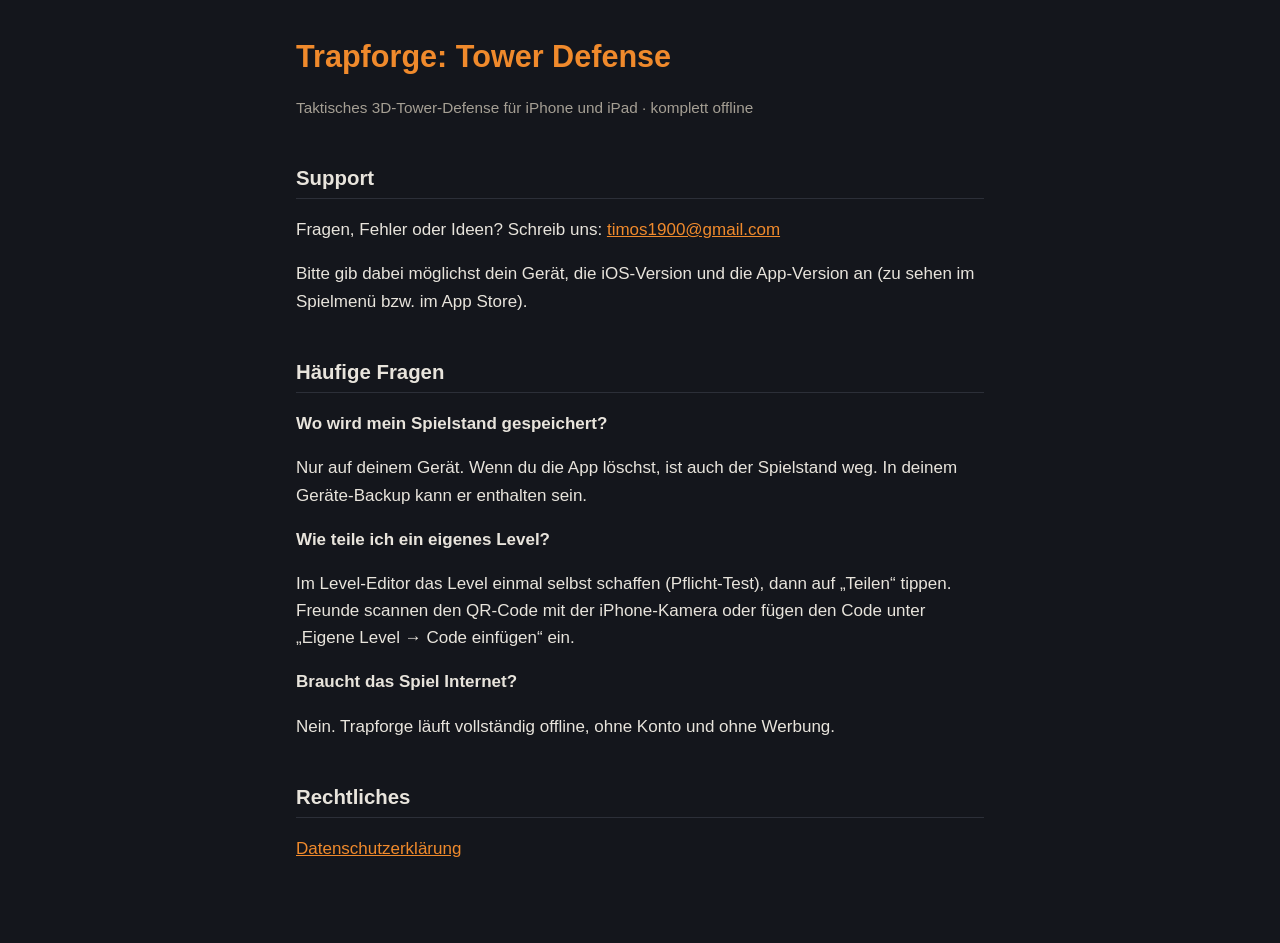
<file: index.html>
<!doctype html>
<html lang="de">
<head>
<meta charset="utf-8">
<meta name="viewport" content="width=device-width, initial-scale=1">
<title>Trapforge – Support</title>
<link rel="stylesheet" href="style.css">
</head>
<body>
<main>
<h1>Trapforge: Tower Defense</h1>
<p class="meta">Taktisches 3D-Tower-Defense für iPhone und iPad · komplett offline</p>

<h2>Support</h2>
<p>Fragen, Fehler oder Ideen? Schreib uns: <a href="mailto:timos1900@gmail.com">timos1900@gmail.com</a></p>
<p>Bitte gib dabei möglichst dein Gerät, die iOS-Version und die App-Version an (zu sehen im Spielmenü bzw. im App Store).</p>

<h2>Häufige Fragen</h2>
<h3>Wo wird mein Spielstand gespeichert?</h3>
<p>Nur auf deinem Gerät. Wenn du die App löschst, ist auch der Spielstand weg. In deinem Geräte-Backup kann er enthalten sein.</p>
<h3>Wie teile ich ein eigenes Level?</h3>
<p>Im Level-Editor das Level einmal selbst schaffen (Pflicht-Test), dann auf „Teilen“ tippen. Freunde scannen den QR-Code mit der iPhone-Kamera oder fügen den Code unter „Eigene Level → Code einfügen“ ein.</p>
<h3>Braucht das Spiel Internet?</h3>
<p>Nein. Trapforge läuft vollständig offline, ohne Konto und ohne Werbung.</p>

<h2>Rechtliches</h2>
<p><a href="datenschutz.html">Datenschutzerklärung</a></p>
</main>
</body>
</html>
</file>
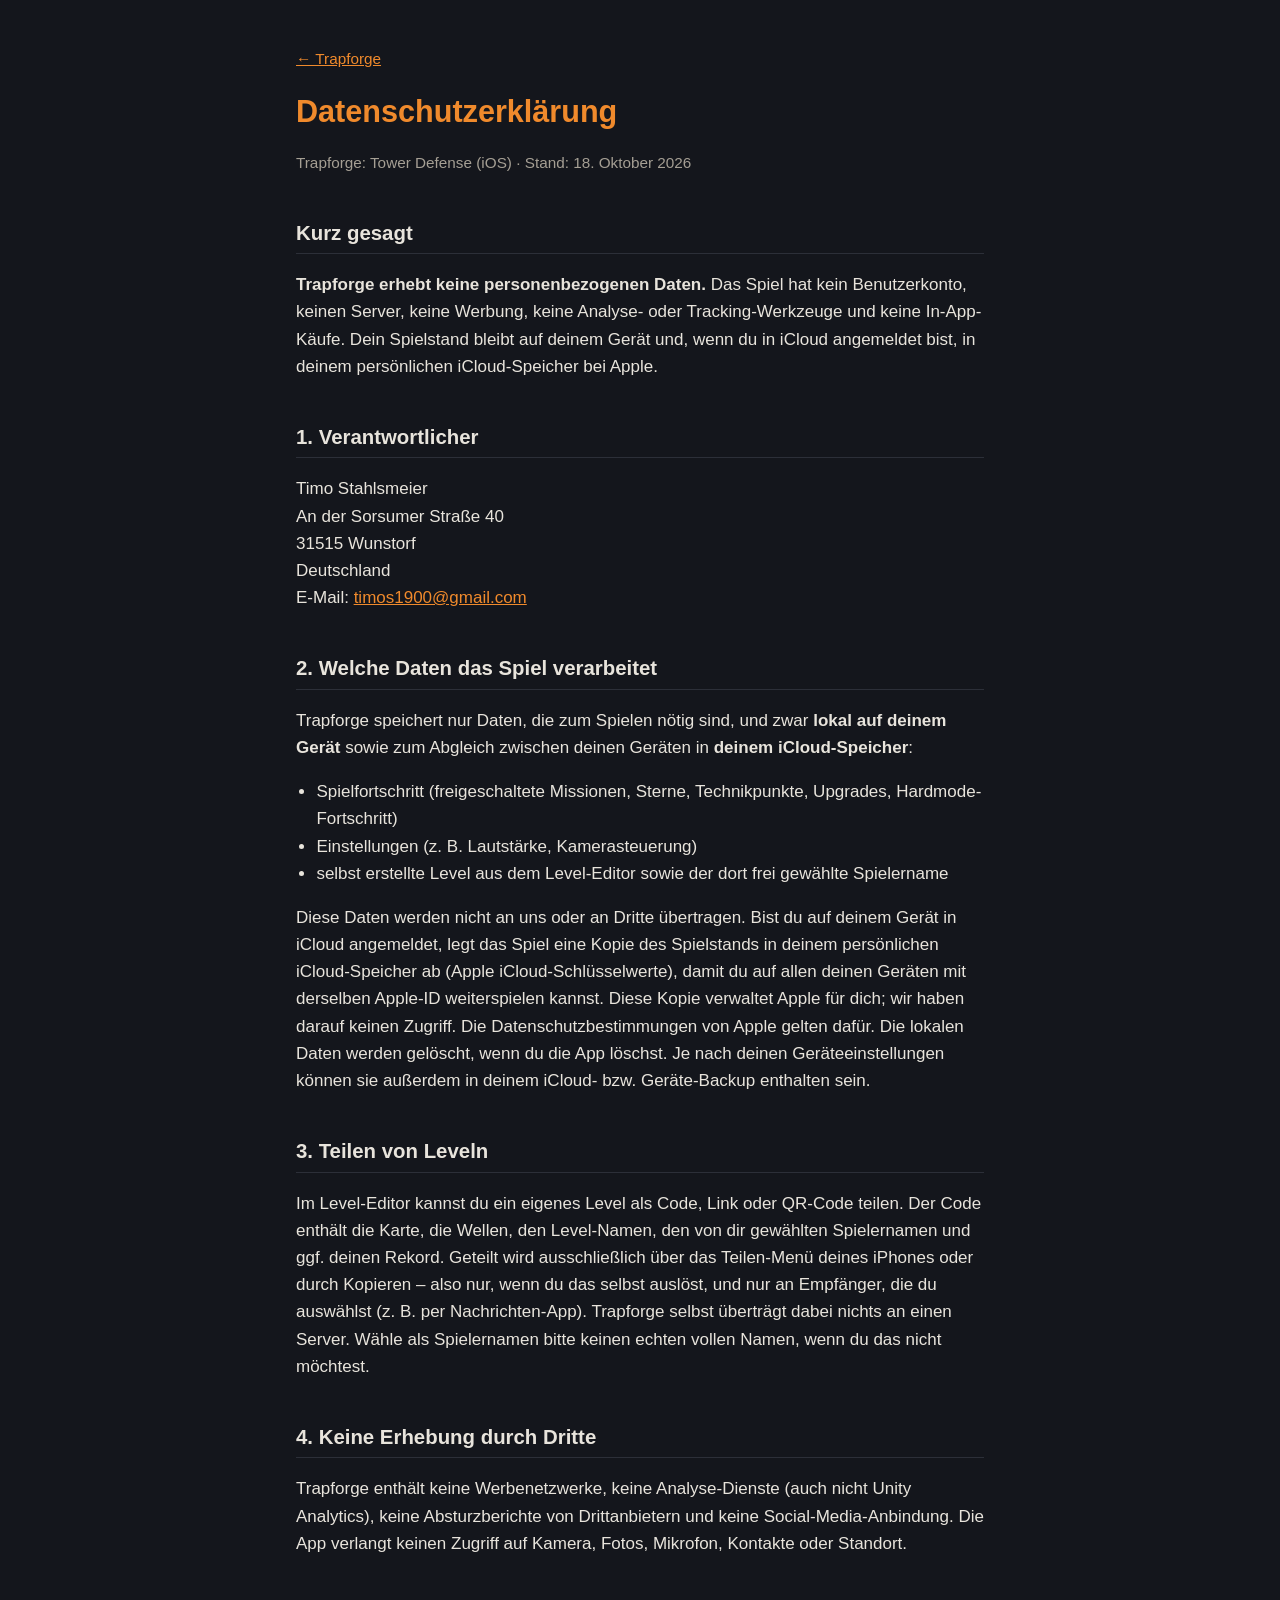
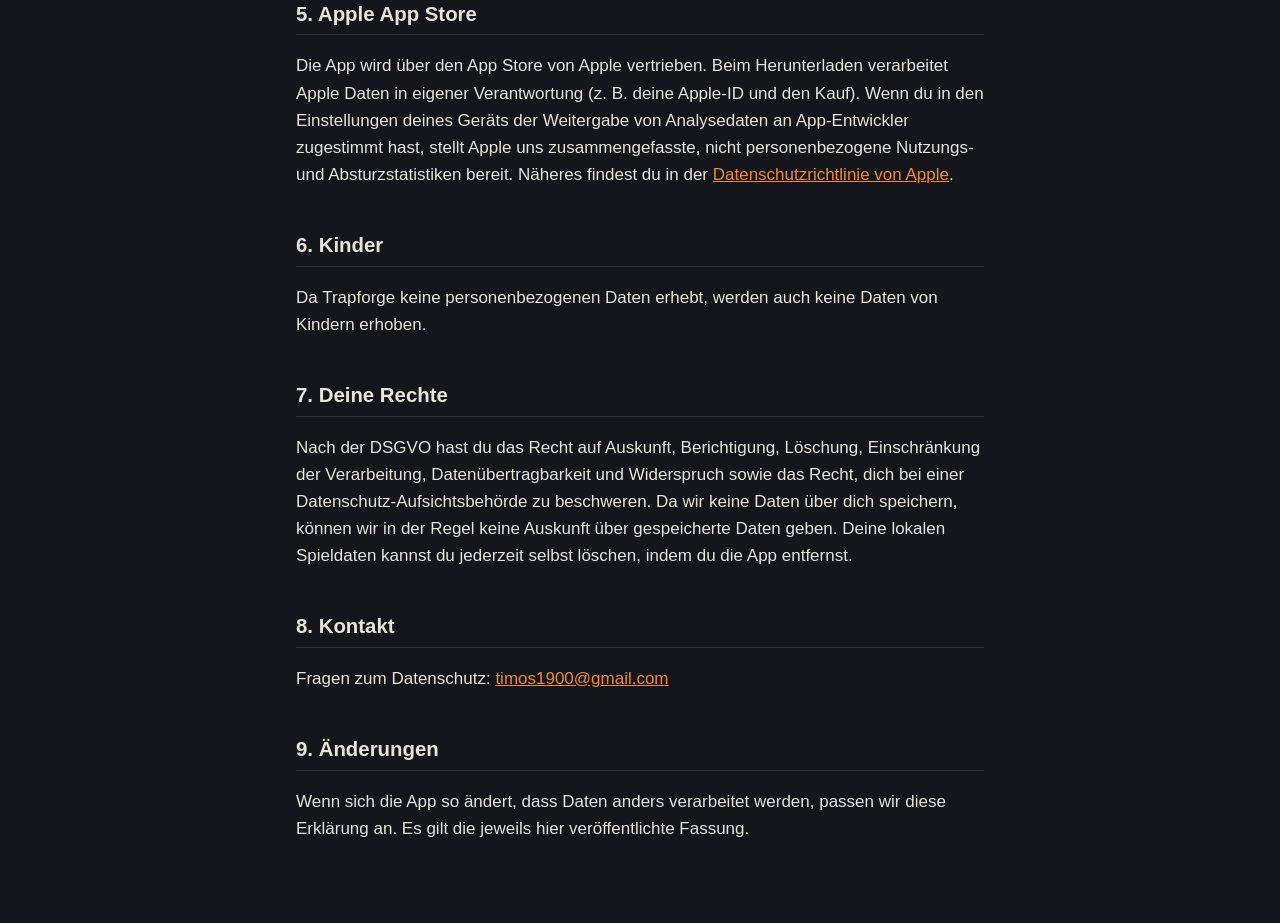
<file: datenschutz.html>
<!doctype html>
<html lang="de">
<head>
<meta charset="utf-8">
<meta name="viewport" content="width=device-width, initial-scale=1">
<title>Trapforge – Datenschutzerklärung</title>
<link rel="stylesheet" href="style.css">
</head>
<body>
<main>
<p class="back"><a href="index.html">← Trapforge</a></p>
<h1>Datenschutzerklärung</h1>
<p class="meta">Trapforge: Tower Defense (iOS) · Stand: 18. Oktober 2026</p>

<h2>Kurz gesagt</h2>
<p><strong>Trapforge erhebt keine personenbezogenen Daten.</strong> Das Spiel hat kein Benutzerkonto, keinen Server, keine Werbung, keine Analyse- oder Tracking-Werkzeuge und keine In-App-Käufe. Dein Spielstand bleibt auf deinem Gerät und, wenn du in iCloud angemeldet bist, in deinem persönlichen iCloud-Speicher bei Apple.</p>

<h2>1. Verantwortlicher</h2>
<p>
Timo Stahlsmeier<br>
An der Sorsumer Straße 40<br>
31515 Wunstorf<br>
Deutschland<br>
E-Mail: <a href="mailto:timos1900@gmail.com">timos1900@gmail.com</a>
</p>

<h2>2. Welche Daten das Spiel verarbeitet</h2>
<p>Trapforge speichert nur Daten, die zum Spielen nötig sind, und zwar <strong>lokal auf deinem Gerät</strong> sowie zum Abgleich zwischen deinen Geräten in <strong>deinem iCloud-Speicher</strong>:</p>
<ul>
<li>Spielfortschritt (freigeschaltete Missionen, Sterne, Technikpunkte, Upgrades, Hardmode-Fortschritt)</li>
<li>Einstellungen (z. B. Lautstärke, Kamerasteuerung)</li>
<li>selbst erstellte Level aus dem Level-Editor sowie der dort frei gewählte Spielername</li>
</ul>
<p>Diese Daten werden nicht an uns oder an Dritte übertragen. Bist du auf deinem Gerät in iCloud angemeldet, legt das Spiel eine Kopie des Spielstands in deinem persönlichen iCloud-Speicher ab (Apple iCloud-Schlüsselwerte), damit du auf allen deinen Geräten mit derselben Apple-ID weiterspielen kannst. Diese Kopie verwaltet Apple für dich; wir haben darauf keinen Zugriff. Die Datenschutzbestimmungen von Apple gelten dafür. Die lokalen Daten werden gelöscht, wenn du die App löschst. Je nach deinen Geräteeinstellungen können sie außerdem in deinem iCloud- bzw. Geräte-Backup enthalten sein.</p>

<h2>3. Teilen von Leveln</h2>
<p>Im Level-Editor kannst du ein eigenes Level als Code, Link oder QR-Code teilen. Der Code enthält die Karte, die Wellen, den Level-Namen, den von dir gewählten Spielernamen und ggf. deinen Rekord. Geteilt wird ausschließlich über das Teilen-Menü deines iPhones oder durch Kopieren – also nur, wenn du das selbst auslöst, und nur an Empfänger, die du auswählst (z. B. per Nachrichten-App). Trapforge selbst überträgt dabei nichts an einen Server. Wähle als Spielernamen bitte keinen echten vollen Namen, wenn du das nicht möchtest.</p>

<h2>4. Keine Erhebung durch Dritte</h2>
<p>Trapforge enthält keine Werbenetzwerke, keine Analyse-Dienste (auch nicht Unity Analytics), keine Absturzberichte von Drittanbietern und keine Social-Media-Anbindung. Die App verlangt keinen Zugriff auf Kamera, Fotos, Mikrofon, Kontakte oder Standort.</p>

<h2>5. Apple App Store</h2>
<p>Die App wird über den App Store von Apple vertrieben. Beim Herunterladen verarbeitet Apple Daten in eigener Verantwortung (z. B. deine Apple-ID und den Kauf). Wenn du in den Einstellungen deines Geräts der Weitergabe von Analysedaten an App-Entwickler zugestimmt hast, stellt Apple uns zusammengefasste, nicht personenbezogene Nutzungs- und Absturzstatistiken bereit. Näheres findest du in der <a href="https://www.apple.com/de/legal/privacy/">Datenschutzrichtlinie von Apple</a>.</p>

<h2>6. Kinder</h2>
<p>Da Trapforge keine personenbezogenen Daten erhebt, werden auch keine Daten von Kindern erhoben.</p>

<h2>7. Deine Rechte</h2>
<p>Nach der DSGVO hast du das Recht auf Auskunft, Berichtigung, Löschung, Einschränkung der Verarbeitung, Datenübertragbarkeit und Widerspruch sowie das Recht, dich bei einer Datenschutz-Aufsichtsbehörde zu beschweren. Da wir keine Daten über dich speichern, können wir in der Regel keine Auskunft über gespeicherte Daten geben. Deine lokalen Spieldaten kannst du jederzeit selbst löschen, indem du die App entfernst.</p>

<h2>8. Kontakt</h2>
<p>Fragen zum Datenschutz: <a href="mailto:timos1900@gmail.com">timos1900@gmail.com</a></p>

<h2>9. Änderungen</h2>
<p>Wenn sich die App so ändert, dass Daten anders verarbeitet werden, passen wir diese Erklärung an. Es gilt die jeweils hier veröffentlichte Fassung.</p>
</main>
</body>
</html>
</file>
<file: style.css>
:root { --bg: #14161c; --fg: #e8e4dc; --muted: #a59f94; --accent: #f08a2c; }
* { box-sizing: border-box; }
body { margin: 0; background: var(--bg); color: var(--fg); font: 17px/1.6 -apple-system, BlinkMacSystemFont, "Segoe UI", Roboto, sans-serif; }
main { max-width: 720px; margin: 0 auto; padding: 32px 16px 64px; }
h1 { color: var(--accent); font-size: 1.8em; margin: 0 0 4px; }
h2 { font-size: 1.2em; margin-top: 2em; border-bottom: 1px solid #2c2f38; padding-bottom: 4px; }
h3 { font-size: 1em; margin-bottom: 0; }
a { color: var(--accent); }
.meta, .back { color: var(--muted); font-size: .9em; }
ul { padding-left: 1.2em; }
</file>
